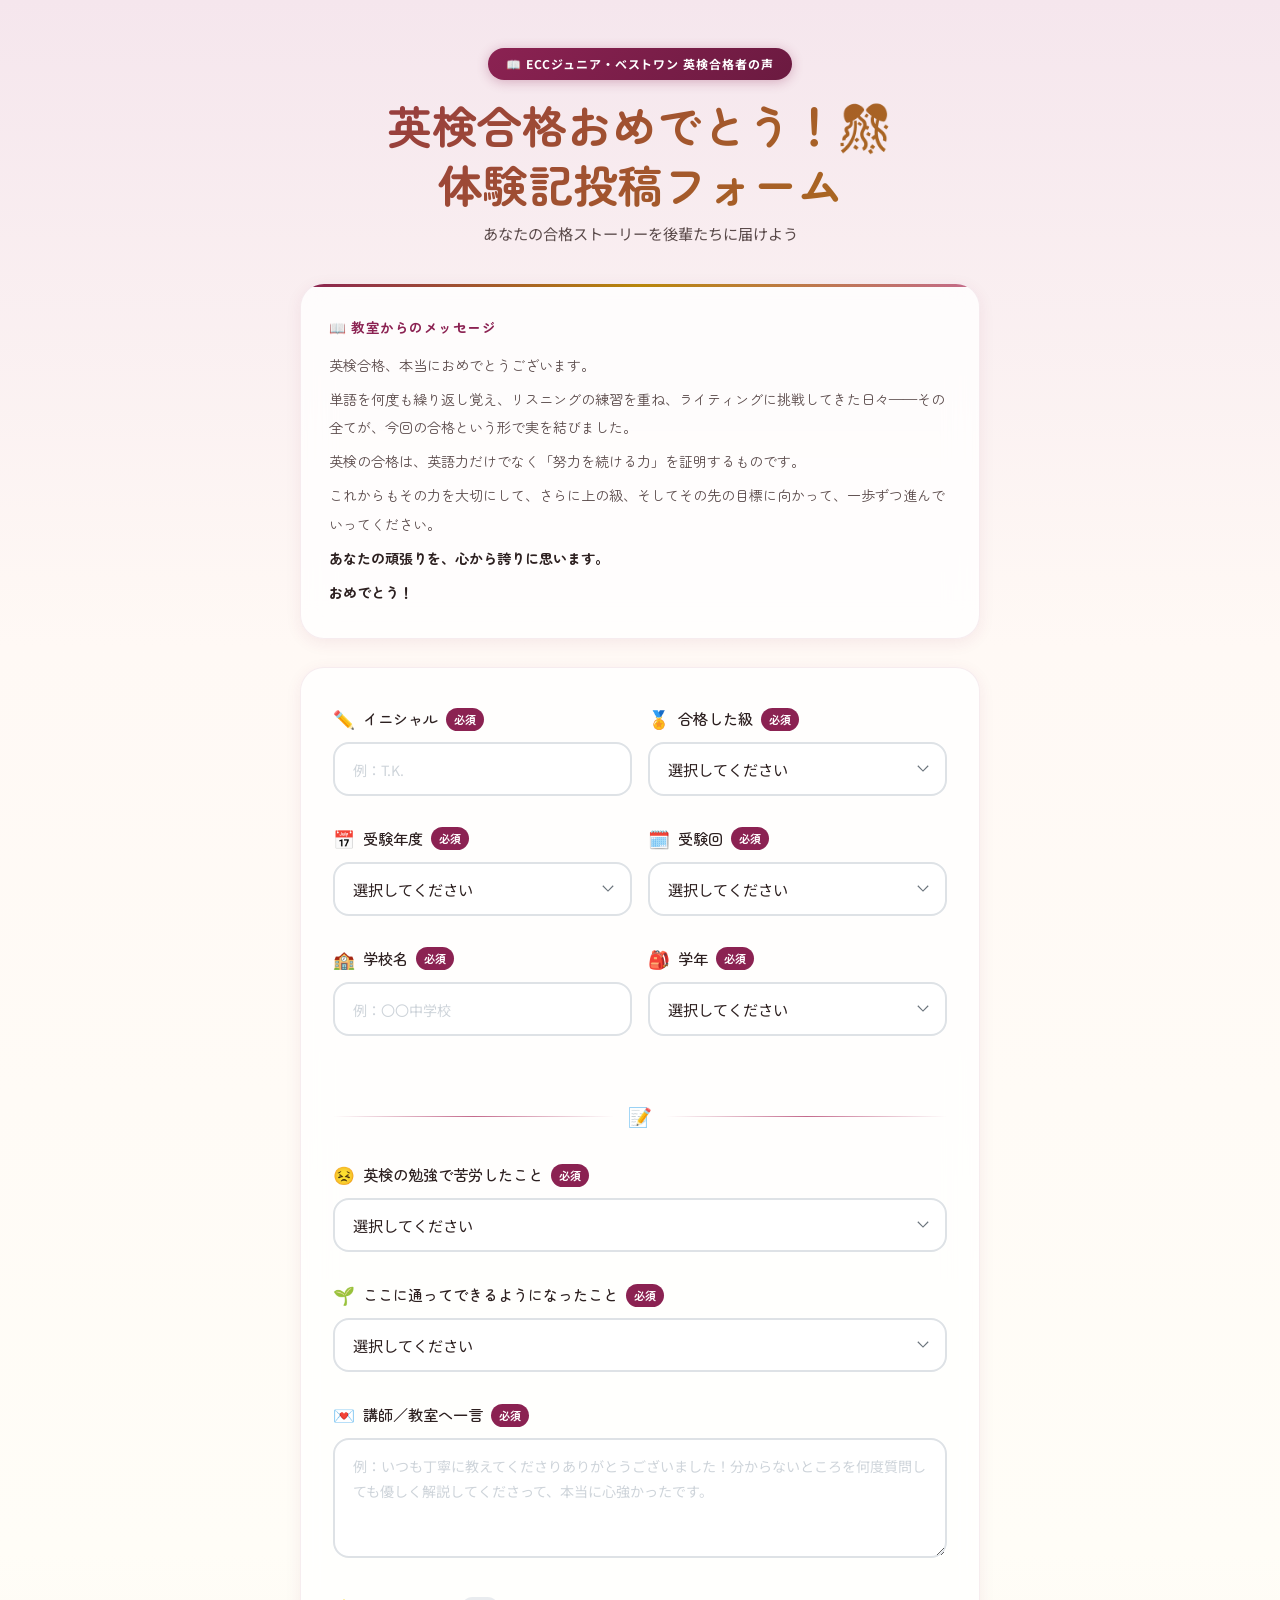
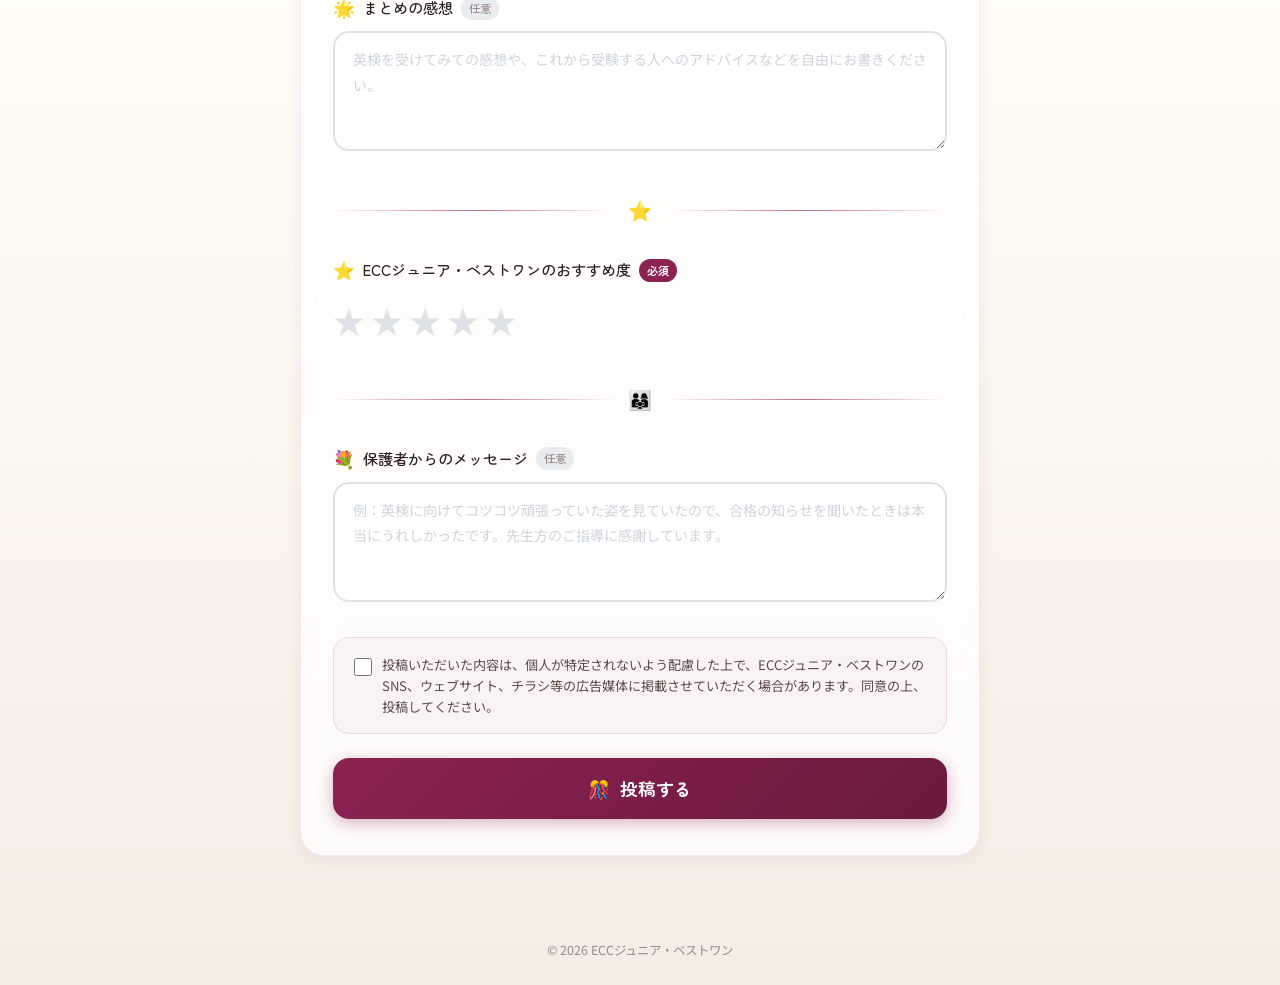
<file: index.html>
<!DOCTYPE html>
<html lang="ja">
<head>
  <meta charset="UTF-8">
  <meta name="viewport" content="width=device-width, initial-scale=1.0">
  <title>英検合格体験記を投稿する | ECCジュニア・ベストワン</title>
  <meta name="description" content="ECCジュニア・ベストワンの英検合格体験談を投稿して、後輩たちに勇気を届けよう！英検合格のストーリーをお待ちしています。">
  <link rel="stylesheet" href="style.css">
</head>
<body>

  <!-- パーティクルアニメーション -->
  <div class="sakura-container" id="sakuraContainer"></div>

  <!-- ヘッダー -->
  <header class="page-header fade-in">
    <div class="page-header__badge">📖 ECCジュニア・ベストワン 英検合格者の声</div>
    <h1 class="page-header__title">英検合格おめでとう！🎊<br>体験記投稿フォーム</h1>
    <p class="page-header__subtitle">あなたの合格ストーリーを後輩たちに届けよう</p>
  </header>

  <!-- メインフォーム -->
  <main class="main-container">

    <!-- 教室長からのメッセージ -->
    <section class="director-message glass-card fade-in">
      <div class="director-message__inner">
        <div class="director-message__content">
          <div class="director-message__label">📖 教室からのメッセージ</div>
          <div class="director-message__text">
            <p>英検合格、本当におめでとうございます。</p>
            <p>単語を何度も繰り返し覚え、リスニングの練習を重ね、ライティングに挑戦してきた日々——その全てが、今回の合格という形で実を結びました。</p>
            <p>英検の合格は、英語力だけでなく「努力を続ける力」を証明するものです。</p>
            <p>これからもその力を大切にして、さらに上の級、そしてその先の目標に向かって、一歩ずつ進んでいってください。</p>
            <p><strong>あなたの頑張りを、心から誇りに思います。</strong></p>
            <p><strong>おめでとう！</strong></p>
          </div>
        </div>
      </div>
    </section>

    <form id="storyForm" class="glass-card fade-in" novalidate>

      <!-- 基本情報 -->
      <div class="form-row">
        <div class="form-group">
          <label class="form-label" for="initials">
            <span class="form-label__icon">✏️</span>
            イニシャル
            <span class="form-label__required">必須</span>
          </label>
          <input type="text" class="form-input" id="initials" placeholder="例：T.K." maxlength="10" required>
        </div>
        <div class="form-group">
          <label class="form-label" for="grade">
            <span class="form-label__icon">🏅</span>
            合格した級
            <span class="form-label__required">必須</span>
          </label>
          <select class="form-select" id="grade" required>
            <option value="" disabled selected>選択してください</option>
            <option value="1級">1級</option>
            <option value="準1級">準1級</option>
            <option value="2級">2級</option>
            <option value="準2級">準2級</option>
            <option value="3級">3級</option>
            <option value="4級">4級</option>
            <option value="5級">5級</option>
          </select>
        </div>
      </div>

      <div class="form-row">
        <div class="form-group">
          <label class="form-label" for="year">
            <span class="form-label__icon">📅</span>
            受験年度
            <span class="form-label__required">必須</span>
          </label>
          <select class="form-select" id="year" required>
            <option value="" disabled selected>選択してください</option>
            <option value="2028">2028年度</option>
            <option value="2027">2027年度</option>
            <option value="2026">2026年度</option>
            <option value="2025">2025年度</option>
          </select>
        </div>
        <div class="form-group">
          <label class="form-label" for="session">
            <span class="form-label__icon">🗓️</span>
            受験回
            <span class="form-label__required">必須</span>
          </label>
          <select class="form-select" id="session" required>
            <option value="" disabled selected>選択してください</option>
            <option value="第1回">第1回</option>
            <option value="第2回">第2回</option>
            <option value="第3回">第3回</option>
          </select>
        </div>
      </div>

      <div class="form-row">
        <div class="form-group">
          <label class="form-label" for="school">
            <span class="form-label__icon">🏫</span>
            学校名
            <span class="form-label__required">必須</span>
          </label>
          <input type="text" class="form-input" id="school" placeholder="例：〇〇中学校" required>
        </div>
        <div class="form-group">
          <label class="form-label" for="schoolYear">
            <span class="form-label__icon">🎒</span>
            学年
            <span class="form-label__required">必須</span>
          </label>
          <select class="form-select" id="schoolYear" required>
            <option value="" disabled selected>選択してください</option>
            <option value="小1">小1</option>
            <option value="小2">小2</option>
            <option value="小3">小3</option>
            <option value="小4">小4</option>
            <option value="小5">小5</option>
            <option value="小6">小6</option>
            <option value="中1">中1</option>
            <option value="中2">中2</option>
            <option value="中3">中3</option>
            <option value="高1">高1</option>
            <option value="高2">高2</option>
            <option value="高3">高3</option>
          </select>
        </div>
      </div>

      <!-- 体験記セクション -->
      <div class="section-divider">
        <span class="section-divider__line"></span>
        <span class="section-divider__icon">📝</span>
        <span class="section-divider__line"></span>
      </div>

      <div class="form-group">
        <label class="form-label" for="struggle">
          <span class="form-label__icon">😣</span>
          英検の勉強で苦労したこと
          <span class="form-label__required">必須</span>
        </label>
        <select class="form-select" id="struggle" required>
          <option value="" disabled selected>選択してください</option>
          <option value="単語がなかなか覚えられなかった">単語がなかなか覚えられなかった</option>
          <option value="リスニングが早くて聞き取れなかった">リスニングが早くて聞き取れなかった</option>
          <option value="長文読解に苦手意識があった">長文読解に苦手意識があった</option>
          <option value="面接(スピーキング)で何を話せばいいかわからなかった">面接(スピーキング)で何を話せばいいかわからなかった</option>
          <option value="勉強の仕方がわからなかった">勉強の仕方がわからなかった</option>
          <option value="other">その他（自由記述）</option>
        </select>
        <textarea class="form-textarea form-textarea--conditional" id="struggleOther" placeholder="具体的な内容をお書きください" style="display:none;"></textarea>
      </div>

      <div class="form-group">
        <label class="form-label" for="growth">
          <span class="form-label__icon">🌱</span>
          ここに通ってできるようになったこと
          <span class="form-label__required">必須</span>
        </label>
        <select class="form-select" id="growth" required>
          <option value="" disabled selected>選択してください</option>
          <option value="単語や熟語を覚えるコツが身につき、定着率がアップした">単語や熟語を覚えるコツが身につき、定着率がアップした</option>
          <option value="リスニングの音がクリアに聞き取れるようになった">リスニングの音がクリアに聞き取れるようになった</option>
          <option value="英文を素早く正確に読み取れるようになった">英文を素早く正確に読み取れるようになった</option>
          <option value="英語で自分の考えを話せるようになった">英語で自分の考えを話せるようになった</option>
          <option value="「合格までの道すじ」を明確にして学習できるようになった">「合格までの道すじ」を明確にして学習できるようになった</option>
          <option value="other">その他（自由記述）</option>
        </select>
        <textarea class="form-textarea form-textarea--conditional" id="growthOther" placeholder="具体的な内容をお書きください" style="display:none;"></textarea>
      </div>

      <div class="form-group">
        <label class="form-label" for="message">
          <span class="form-label__icon">💌</span>
          講師／教室へ一言
          <span class="form-label__required">必須</span>
        </label>
        <textarea class="form-textarea" id="message" placeholder="例：いつも丁寧に教えてくださりありがとうございました！分からないところを何度質問しても優しく解説してくださって、本当に心強かったです。" required></textarea>
      </div>

      <div class="form-group">
        <label class="form-label" for="summary">
          <span class="form-label__icon">🌟</span>
          まとめの感想
          <span class="form-label__optional">任意</span>
        </label>
        <textarea class="form-textarea" id="summary" placeholder="英検を受けてみての感想や、これから受験する人へのアドバイスなどを自由にお書きください。"></textarea>
      </div>

      <!-- おすすめ度 -->
      <div class="section-divider">
        <span class="section-divider__line"></span>
        <span class="section-divider__icon">⭐</span>
        <span class="section-divider__line"></span>
      </div>

      <div class="form-group">
        <label class="form-label">
          <span class="form-label__icon">⭐</span>
          ECCジュニア・ベストワンのおすすめ度
          <span class="form-label__required">必須</span>
        </label>
        <div class="star-rating" id="starRating">
          <input type="radio" name="rating" id="star5" value="5"><label for="star5" title="5 - 最高！"></label>
          <input type="radio" name="rating" id="star4" value="4"><label for="star4" title="4 - とても良い"></label>
          <input type="radio" name="rating" id="star3" value="3"><label for="star3" title="3 - 良い"></label>
          <input type="radio" name="rating" id="star2" value="2"><label for="star2" title="2 - まあまあ"></label>
          <input type="radio" name="rating" id="star1" value="1"><label for="star1" title="1 - 普通"></label>
        </div>
      </div>

      <!-- 保護者メッセージ -->
      <div class="section-divider">
        <span class="section-divider__line"></span>
        <span class="section-divider__icon">👨‍👩‍👧</span>
        <span class="section-divider__line"></span>
      </div>

      <div class="form-group">
        <label class="form-label" for="parentMessage">
          <span class="form-label__icon">💐</span>
          保護者からのメッセージ
          <span class="form-label__optional">任意</span>
        </label>
        <textarea class="form-textarea" id="parentMessage" placeholder="例：英検に向けてコツコツ頑張っていた姿を見ていたので、合格の知らせを聞いたときは本当にうれしかったです。先生方のご指導に感謝しています。"></textarea>
      </div>

      <!-- SNS利用同意 -->
      <div class="consent-notice">
        <label class="consent-label">
          <input type="checkbox" id="consentCheck" required>
          <span>投稿いただいた内容は、個人が特定されないよう配慮した上で、ECCジュニア・ベストワンのSNS、ウェブサイト、チラシ等の広告媒体に掲載させていただく場合があります。同意の上、投稿してください。</span>
        </label>
      </div>

      <!-- 送信ボタン -->
      <button type="submit" class="btn-submit" id="submitBtn">
        <span>🎊</span>
        <span>投稿する</span>
      </button>

    </form>
  </main>

  <!-- 投稿完了モーダル -->
  <div class="modal-overlay" id="successModal">
    <div class="modal-content">
      <div class="modal-content__emoji">🎉</div>
      <h2 class="modal-content__title">投稿ありがとうございます！</h2>
      <p class="modal-content__text">
        あなたの英検合格体験記が送信されました。<br>
        後輩たちの大きな励みになります！<br>
        改めて、合格おめでとうございます！🎊
      </p>
      <button class="btn-modal-close" id="modalCloseBtn">
        <span>✨</span>
        <span>閉じる</span>
      </button>
    </div>
  </div>

  <footer class="page-footer">
    <p>© 2026 ECCジュニア・ベストワン</p>
  </footer>

  <script src="submit.js"></script>
</body>
</html>
</file>
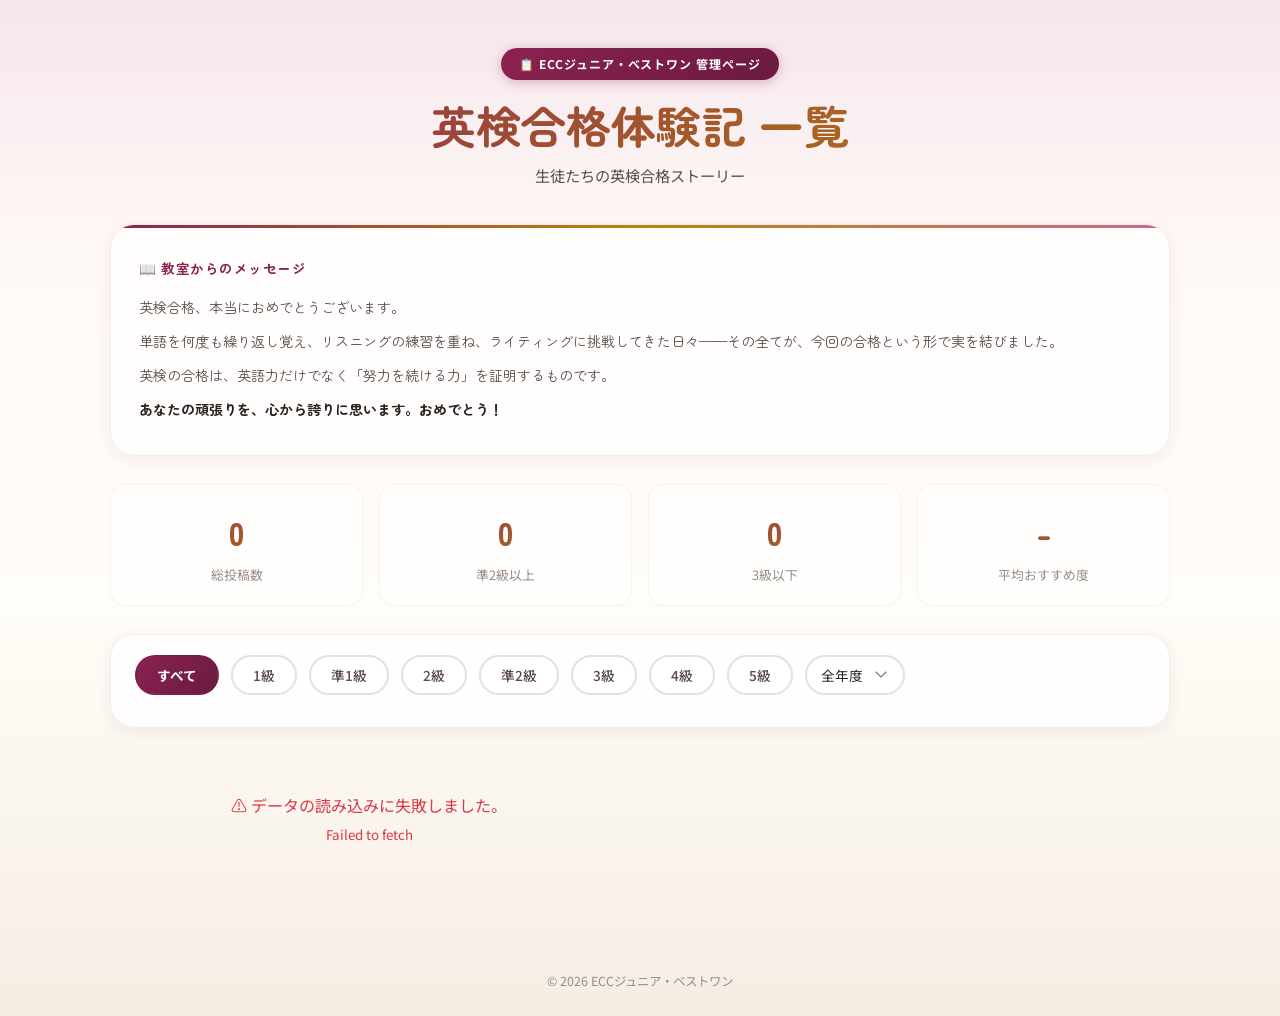
<file: admin.html>
<!DOCTYPE html>
<html lang="ja">
<head>
  <meta charset="UTF-8">
  <meta name="viewport" content="width=device-width, initial-scale=1.0">
  <title>英検合格体験記 一覧 | ECCジュニア・ベストワン — 管理ページ</title>
  <meta name="description" content="ECCジュニア・ベストワン 英検合格体験記の投稿を一覧表示・管理するページです。">
  <link rel="stylesheet" href="style.css">
</head>
<body>
  <div class="sakura-container" id="sakuraContainer"></div>

  <header class="page-header fade-in">
    <div class="page-header__badge">📋 ECCジュニア・ベストワン 管理ページ</div>
    <h1 class="page-header__title">英検合格体験記 一覧</h1>
    <p class="page-header__subtitle">生徒たちの英検合格ストーリー</p>
  </header>

  <main class="main-container main-container--wide">
    <section class="director-message glass-card fade-in">
      <div class="director-message__inner">
        <div class="director-message__content">
          <div class="director-message__label">📖 教室からのメッセージ</div>
          <div class="director-message__text">
            <p>英検合格、本当におめでとうございます。</p>
            <p>単語を何度も繰り返し覚え、リスニングの練習を重ね、ライティングに挑戦してきた日々——その全てが、今回の合格という形で実を結びました。</p>
            <p>英検の合格は、英語力だけでなく「努力を続ける力」を証明するものです。</p>
            <p><strong>あなたの頑張りを、心から誇りに思います。おめでとう！</strong></p>
          </div>
        </div>
      </div>
    </section>

    <div class="admin-stats fade-in" id="statsSection">
      <div class="stat-card">
        <div class="stat-card__value" id="totalCount">0</div>
        <div class="stat-card__label">総投稿数</div>
      </div>
      <div class="stat-card">
        <div class="stat-card__value" id="upperCount">0</div>
        <div class="stat-card__label">準2級以上</div>
      </div>
      <div class="stat-card">
        <div class="stat-card__value" id="lowerCount">0</div>
        <div class="stat-card__label">3級以下</div>
      </div>
      <div class="stat-card">
        <div class="stat-card__value" id="avgRating">-</div>
        <div class="stat-card__label">平均おすすめ度</div>
      </div>
    </div>

    <div class="glass-card fade-in" style="padding: 20px 24px; margin-bottom: 24px;">
      <div class="admin-toolbar">
        <button class="filter-btn active" data-filter="all">すべて</button>
        <button class="filter-btn" data-filter="1級">1級</button>
        <button class="filter-btn" data-filter="準1級">準1級</button>
        <button class="filter-btn" data-filter="2級">2級</button>
        <button class="filter-btn" data-filter="準2級">準2級</button>
        <button class="filter-btn" data-filter="3級">3級</button>
        <button class="filter-btn" data-filter="4級">4級</button>
        <button class="filter-btn" data-filter="5級">5級</button>
        <select class="form-select" id="yearFilter" style="width: auto; padding: 8px 36px 8px 14px; font-size: 0.85rem; border-radius: 100px;">
          <option value="all">全年度</option>
          <option value="2026">2026年</option>
          <option value="2025">2025年</option>
          <option value="2024">2024年</option>
        </select>
      </div>
    </div>

    <div class="stories-grid" id="storiesGrid"></div>

    <div class="empty-state" id="emptyState" style="display: none;">
      <div class="empty-state__icon">📖</div>
      <p class="empty-state__text">まだ投稿がありません。<br>生徒たちの英検合格体験記を待ちましょう！</p>
    </div>
  </main>

  <div class="confirm-overlay" id="confirmOverlay">
    <div class="confirm-box">
      <p class="confirm-box__text">この投稿を削除しますか？<br>この操作は元に戻せません。</p>
      <div class="confirm-box__actions">
        <button class="btn-confirm-cancel" id="confirmCancel">キャンセル</button>
        <button class="btn-confirm-ok" id="confirmOk">削除する</button>
      </div>
    </div>
  </div>

  <footer class="page-footer"><p>© 2026 ECCジュニア・ベストワン</p></footer>
  <script src="admin.js"></script>
</body>
</html>
</file>
<file: style.css>
/* ============================================
   英検合格体験記 投稿掲示板 — 共通デザインシステム
   テーマ: えんじ色ベースの知的デザイン
   ============================================ */

@import url('https://fonts.googleapis.com/css2?family=Noto+Sans+JP:wght@300;400;500;700;900&family=Zen+Maru+Gothic:wght@400;500;700&display=swap');

/* --- CSS Variables --- */
:root {
  --enji: #8B2252;
  --enji-light: #A83268;
  --enji-pale: #F5E6ED;
  --enji-deep: #6B1A40;
  --enji-soft: #C46A8C;
  --cream: #FFF9F5;
  --ivory: #FFFDF7;
  --warm-beige: #F5EDE4;
  --gold: #B8860B;
  --gold-light: #D4A843;
  --gold-pale: #F5E6C8;
  --navy: #1B2A4A;
  --navy-light: #2C3E6B;
  --slate: #4A5568;
  --white: #FFFFFF;
  --gray-100: #F8F9FA;
  --gray-200: #E9ECEF;
  --gray-300: #DEE2E6;
  --gray-400: #CED4DA;
  --gray-500: #ADB5BD;
  --gray-600: #6C757D;
  --gray-700: #495057;
  --gray-800: #343A40;
  --text-primary: #2D2020;
  --text-secondary: #5A4A4A;
  --text-muted: #9A8A8A;

  --font-main: 'Noto Sans JP', sans-serif;
  --font-display: 'Zen Maru Gothic', sans-serif;

  --radius-sm: 8px;
  --radius-md: 16px;
  --radius-lg: 24px;
  --radius-xl: 32px;

  --shadow-sm: 0 2px 8px rgba(139, 34, 82, 0.06);
  --shadow-md: 0 4px 16px rgba(139, 34, 82, 0.08);
  --shadow-lg: 0 8px 32px rgba(139, 34, 82, 0.12);
  --shadow-glow: 0 0 20px rgba(139, 34, 82, 0.15);

  --transition-fast: 200ms ease;
  --transition-normal: 350ms ease;
  --transition-slow: 600ms ease;
}

/* --- Global Reset --- */
*, *::before, *::after {
  margin: 0;
  padding: 0;
  box-sizing: border-box;
}

html {
  scroll-behavior: smooth;
}

body {
  font-family: var(--font-main);
  color: var(--text-primary);
  line-height: 1.7;
  min-height: 100vh;
  overflow-x: hidden;
  background: linear-gradient(180deg, var(--enji-pale) 0%, var(--cream) 25%, var(--ivory) 60%, var(--warm-beige) 100%);
}

/* --- Floating Particles Animation (筆・インクモチーフ) --- */
.sakura-container {
  position: fixed;
  top: 0;
  left: 0;
  width: 100%;
  height: 100%;
  pointer-events: none;
  z-index: 0;
  overflow: hidden;
}

.petal {
  position: absolute;
  top: -40px;
  width: 6px;
  height: 6px;
  background: var(--enji-soft);
  border-radius: 50%;
  opacity: 0.4;
  animation: fall linear infinite;
  filter: blur(0.5px);
}

.petal:nth-child(odd) {
  background: var(--gold-light);
  width: 4px;
  height: 4px;
  opacity: 0.3;
}

.petal:nth-child(3n) {
  background: var(--enji);
  opacity: 0.2;
  width: 5px;
  height: 5px;
}

@keyframes fall {
  0% {
    transform: translateX(0) rotate(0deg) scale(1);
    opacity: 0.4;
  }
  25% {
    transform: translateX(20px) rotate(90deg) scale(0.9);
  }
  50% {
    transform: translateX(-15px) rotate(180deg) scale(1.1);
  }
  75% {
    transform: translateX(30px) rotate(270deg) scale(0.95);
  }
  100% {
    transform: translateX(10px) rotate(360deg) scale(1);
    opacity: 0;
    top: 105vh;
  }
}

/* --- Page Header --- */
.page-header {
  position: relative;
  text-align: center;
  padding: 48px 24px 36px;
  z-index: 1;
}

.page-header__badge {
  display: inline-flex;
  align-items: center;
  gap: 6px;
  background: linear-gradient(135deg, var(--enji), var(--enji-deep));
  color: var(--white);
  font-size: 0.75rem;
  font-weight: 700;
  padding: 6px 18px;
  border-radius: 100px;
  letter-spacing: 0.08em;
  margin-bottom: 16px;
  box-shadow: 0 2px 12px rgba(139, 34, 82, 0.3);
  text-transform: uppercase;
}

.page-header__title {
  font-family: var(--font-display);
  font-size: clamp(1.8rem, 5vw, 2.8rem);
  font-weight: 700;
  background: linear-gradient(135deg, var(--enji), var(--gold));
  -webkit-background-clip: text;
  -webkit-text-fill-color: transparent;
  background-clip: text;
  margin-bottom: 8px;
  line-height: 1.3;
}

.page-header__subtitle {
  font-size: 0.95rem;
  color: var(--text-secondary);
  font-weight: 400;
}

/* --- Main Container --- */
.main-container {
  position: relative;
  z-index: 1;
  max-width: 720px;
  margin: 0 auto;
  padding: 0 20px 60px;
}

.main-container--wide {
  max-width: 1100px;
}

/* --- Glass Card --- */
.glass-card {
  background: rgba(255, 255, 255, 0.78);
  backdrop-filter: blur(16px);
  -webkit-backdrop-filter: blur(16px);
  border: 1px solid rgba(139, 34, 82, 0.08);
  border-radius: var(--radius-lg);
  padding: 36px 32px;
  box-shadow: var(--shadow-md);
  transition: box-shadow var(--transition-normal);
}

.glass-card:hover {
  box-shadow: var(--shadow-lg);
}

/* --- Director Message --- */
.director-message {
  margin-bottom: 28px;
  padding: 32px 28px;
  position: relative;
  overflow: hidden;
}

.director-message::before {
  content: '';
  position: absolute;
  top: 0;
  left: 0;
  width: 100%;
  height: 3px;
  background: linear-gradient(90deg, var(--enji), var(--gold), var(--enji-soft));
}

.director-message__inner {
  display: flex;
  gap: 24px;
  align-items: flex-start;
}

.director-message__avatar {
  flex-shrink: 0;
  width: 100px;
  height: 100px;
  border-radius: var(--radius-md);
  overflow: hidden;
  box-shadow: var(--shadow-sm);
  border: 3px solid rgba(139, 34, 82, 0.15);
}

.director-message__avatar img {
  width: 100%;
  height: 100%;
  object-fit: cover;
}

.director-message__content {
  flex: 1;
  min-width: 0;
}

.director-message__label {
  font-family: var(--font-display);
  font-weight: 700;
  font-size: 0.85rem;
  color: var(--enji);
  margin-bottom: 12px;
  letter-spacing: 0.04em;
}

.director-message__text {
  font-family: var(--font-display);
  font-size: 0.88rem;
  color: var(--text-secondary);
  line-height: 2;
}

.director-message__text p {
  margin-bottom: 6px;
}

.director-message__text p:last-child {
  margin-bottom: 0;
}

.director-message__text strong {
  color: var(--text-primary);
  font-weight: 700;
}

@media (max-width: 520px) {
  .director-message__inner {
    flex-direction: column;
    align-items: center;
    text-align: center;
  }

  .director-message__avatar {
    width: 80px;
    height: 80px;
  }
}

/* --- Form Elements --- */
.form-group {
  margin-bottom: 28px;
}

.form-label {
  display: flex;
  align-items: center;
  gap: 8px;
  font-family: var(--font-display);
  font-weight: 500;
  font-size: 0.95rem;
  color: var(--text-primary);
  margin-bottom: 8px;
}

.form-label__icon {
  font-size: 1.1rem;
}

.form-label__required {
  font-size: 0.7rem;
  color: var(--white);
  background: var(--enji);
  padding: 2px 8px;
  border-radius: 100px;
  font-weight: 700;
}

.form-label__optional {
  font-size: 0.7rem;
  color: var(--text-muted);
  background: var(--gray-200);
  padding: 2px 8px;
  border-radius: 100px;
  font-weight: 500;
}

.form-input,
.form-select,
.form-textarea {
  width: 100%;
  font-family: var(--font-main);
  font-size: 0.95rem;
  color: var(--text-primary);
  background: rgba(255, 255, 255, 0.85);
  border: 2px solid var(--gray-300);
  border-radius: var(--radius-md);
  padding: 14px 18px;
  transition: all var(--transition-fast);
  outline: none;
}

.form-input:focus,
.form-select:focus,
.form-textarea:focus {
  border-color: var(--enji-soft);
  background: var(--white);
  box-shadow: 0 0 0 4px rgba(139, 34, 82, 0.1);
}

.form-input::placeholder,
.form-textarea::placeholder {
  color: var(--gray-400);
  font-size: 0.88rem;
}

.form-textarea {
  resize: vertical;
  min-height: 120px;
  line-height: 1.8;
}

.form-textarea--conditional {
  margin-top: 10px;
  min-height: 90px;
  animation: slideDown 0.3s ease;
}

@keyframes slideDown {
  from {
    opacity: 0;
    transform: translateY(-8px);
  }
  to {
    opacity: 1;
    transform: translateY(0);
  }
}

.form-select {
  appearance: none;
  background-image: url("data:image/svg+xml,%3Csvg xmlns='http://www.w3.org/2000/svg' width='12' height='12' viewBox='0 0 12 12'%3E%3Cpath fill='%236C757D' d='M6 8.825L0.375 3.2l.85-.85L6 7.125l4.775-4.775.85.85z'/%3E%3C/svg%3E");
  background-repeat: no-repeat;
  background-position: right 16px center;
  padding-right: 40px;
  cursor: pointer;
}

/* --- Inline Group (2 cols) --- */
.form-row {
  display: grid;
  grid-template-columns: 1fr 1fr;
  gap: 16px;
}

@media (max-width: 520px) {
  .form-row {
    grid-template-columns: 1fr;
  }
}

/* --- Star Rating --- */
.star-rating {
  display: flex;
  gap: 6px;
  flex-direction: row-reverse;
  justify-content: flex-end;
}

.star-rating input {
  display: none;
}

.star-rating label {
  font-size: 2rem;
  color: var(--gray-300);
  cursor: pointer;
  transition: all var(--transition-fast);
  user-select: none;
}

.star-rating label::before {
  content: '★';
}

.star-rating input:checked ~ label,
.star-rating label:hover,
.star-rating label:hover ~ label {
  color: var(--gold);
  text-shadow: 0 0 8px rgba(184, 134, 11, 0.4);
  transform: scale(1.15);
}

/* --- Section Divider --- */
.section-divider {
  display: flex;
  align-items: center;
  gap: 14px;
  margin: 36px 0 28px;
}

.section-divider__line {
  flex: 1;
  height: 1px;
  background: linear-gradient(90deg, transparent, var(--enji-soft), transparent);
}

.section-divider__icon {
  font-size: 1.2rem;
}

/* --- Submit Button --- */
.btn-submit {
  display: flex;
  align-items: center;
  justify-content: center;
  gap: 10px;
  width: 100%;
  padding: 18px 32px;
  font-family: var(--font-display);
  font-size: 1.1rem;
  font-weight: 700;
  color: var(--white);
  background: linear-gradient(135deg, var(--enji), var(--enji-deep));
  border: none;
  border-radius: var(--radius-md);
  cursor: pointer;
  transition: all var(--transition-normal);
  box-shadow: 0 4px 16px rgba(139, 34, 82, 0.35);
  position: relative;
  overflow: hidden;
}

.btn-submit::before {
  content: '';
  position: absolute;
  top: 0;
  left: -100%;
  width: 100%;
  height: 100%;
  background: linear-gradient(90deg, transparent, rgba(255,255,255,0.2), transparent);
  transition: left 0.5s;
}

.btn-submit:hover {
  transform: translateY(-2px);
  box-shadow: 0 6px 24px rgba(139, 34, 82, 0.45);
}

.btn-submit:hover::before {
  left: 100%;
}

.btn-submit:active {
  transform: translateY(0);
}

/* --- Modal Overlay --- */
.modal-overlay {
  position: fixed;
  top: 0;
  left: 0;
  width: 100%;
  height: 100%;
  background: rgba(0, 0, 0, 0.4);
  backdrop-filter: blur(6px);
  display: flex;
  align-items: center;
  justify-content: center;
  z-index: 1000;
  opacity: 0;
  pointer-events: none;
  transition: opacity var(--transition-normal);
}

.modal-overlay.active {
  opacity: 1;
  pointer-events: all;
}

.modal-content {
  background: var(--white);
  border-radius: var(--radius-xl);
  padding: 48px 40px;
  text-align: center;
  max-width: 420px;
  width: 90%;
  transform: scale(0.85) translateY(20px);
  transition: transform var(--transition-normal);
  box-shadow: var(--shadow-lg);
}

.modal-overlay.active .modal-content {
  transform: scale(1) translateY(0);
}

.modal-content__emoji {
  font-size: 4rem;
  margin-bottom: 16px;
  animation: bounce 0.6s ease infinite alternate;
}

@keyframes bounce {
  from { transform: translateY(0); }
  to { transform: translateY(-8px); }
}

.modal-content__title {
  font-family: var(--font-display);
  font-size: 1.5rem;
  font-weight: 700;
  color: var(--text-primary);
  margin-bottom: 8px;
}

.modal-content__text {
  font-size: 0.9rem;
  color: var(--text-secondary);
  margin-bottom: 28px;
  line-height: 1.7;
}

.btn-modal-close {
  display: inline-flex;
  align-items: center;
  gap: 6px;
  padding: 12px 36px;
  background: linear-gradient(135deg, var(--enji-soft), var(--gold-light));
  color: var(--white);
  font-family: var(--font-display);
  font-weight: 700;
  font-size: 0.95rem;
  border: none;
  border-radius: var(--radius-md);
  cursor: pointer;
  transition: all var(--transition-fast);
}

.btn-modal-close:hover {
  transform: translateY(-1px);
  box-shadow: var(--shadow-md);
}

/* --- Admin: Story Card --- */
.stories-grid {
  display: grid;
  grid-template-columns: repeat(auto-fill, minmax(340px, 1fr));
  gap: 24px;
  margin-top: 24px;
}

@media (max-width: 520px) {
  .stories-grid {
    grid-template-columns: 1fr;
  }
}

.story-card {
  background: rgba(255, 255, 255, 0.82);
  backdrop-filter: blur(12px);
  border: 1px solid rgba(139, 34, 82, 0.08);
  border-radius: var(--radius-lg);
  padding: 28px 24px;
  box-shadow: var(--shadow-sm);
  transition: all var(--transition-normal);
  position: relative;
  overflow: hidden;
}

.story-card::before {
  content: '';
  position: absolute;
  top: 0;
  left: 0;
  width: 100%;
  height: 4px;
  background: linear-gradient(90deg, var(--enji), var(--gold), var(--enji-soft));
}

.story-card:hover {
  transform: translateY(-4px);
  box-shadow: var(--shadow-lg);
}

.story-card__header {
  display: flex;
  align-items: center;
  gap: 14px;
  margin-bottom: 20px;
}

.story-card__avatar {
  width: 52px;
  height: 52px;
  border-radius: 50%;
  background: linear-gradient(135deg, var(--enji), var(--enji-light));
  display: flex;
  align-items: center;
  justify-content: center;
  font-family: var(--font-display);
  font-weight: 700;
  font-size: 1.1rem;
  color: var(--white);
  flex-shrink: 0;
}

.story-card__avatar img {
  width: 100%;
  height: 100%;
  border-radius: 50%;
  object-fit: cover;
}

.story-card__meta {
  flex: 1;
}

.story-card__school {
  font-family: var(--font-display);
  font-weight: 700;
  font-size: 1.05rem;
  color: var(--text-primary);
}

.story-card__tags {
  display: flex;
  gap: 6px;
  margin-top: 4px;
  flex-wrap: wrap;
}

.story-card__tag {
  font-size: 0.7rem;
  padding: 3px 10px;
  border-radius: 100px;
  font-weight: 500;
}

.story-card__tag--grade {
  background: rgba(139, 34, 82, 0.1);
  color: var(--enji);
  font-weight: 700;
}

.story-card__tag--year {
  background: rgba(184, 134, 11, 0.12);
  color: var(--gold);
}

.story-card__tag--session {
  background: rgba(27, 42, 74, 0.08);
  color: var(--navy);
}

.story-card__tag--school-info {
  background: rgba(74, 85, 104, 0.08);
  color: var(--slate);
}

.story-card__stars {
  color: var(--gold);
  font-size: 0.85rem;
  letter-spacing: 2px;
}

.story-card__section {
  margin-bottom: 16px;
}

.story-card__section-title {
  font-size: 0.75rem;
  font-weight: 700;
  color: var(--enji);
  text-transform: uppercase;
  letter-spacing: 0.06em;
  margin-bottom: 4px;
  display: flex;
  align-items: center;
  gap: 6px;
}

.story-card__section-text {
  font-size: 0.88rem;
  color: var(--text-secondary);
  line-height: 1.7;
}

.story-card__parent {
  background: rgba(139, 34, 82, 0.04);
  border-left: 3px solid var(--enji-soft);
  padding: 12px 16px;
  border-radius: 0 var(--radius-sm) var(--radius-sm) 0;
  margin-top: 12px;
}

.story-card__parent-label {
  font-size: 0.7rem;
  font-weight: 700;
  color: var(--enji);
  margin-bottom: 4px;
}

.story-card__parent-text {
  font-size: 0.85rem;
  color: var(--text-secondary);
  line-height: 1.6;
}

.story-card__delete {
  position: absolute;
  top: 16px;
  right: 16px;
  width: 32px;
  height: 32px;
  border-radius: 50%;
  border: none;
  background: rgba(220, 53, 69, 0.08);
  color: #dc3545;
  cursor: pointer;
  font-size: 0.85rem;
  display: flex;
  align-items: center;
  justify-content: center;
  transition: all var(--transition-fast);
  opacity: 0;
}

.story-card:hover .story-card__delete {
  opacity: 1;
}

.story-card__delete:hover {
  background: rgba(220, 53, 69, 0.15);
  transform: scale(1.1);
}

/* --- Admin Filters --- */
.admin-toolbar {
  display: flex;
  align-items: center;
  gap: 12px;
  flex-wrap: wrap;
  margin-bottom: 12px;
}

.filter-btn {
  padding: 8px 20px;
  font-family: var(--font-main);
  font-size: 0.85rem;
  font-weight: 500;
  border: 2px solid var(--gray-300);
  border-radius: 100px;
  background: var(--white);
  color: var(--text-secondary);
  cursor: pointer;
  transition: all var(--transition-fast);
}

.filter-btn:hover {
  border-color: var(--enji-soft);
  color: var(--enji);
}

.filter-btn.active {
  background: linear-gradient(135deg, var(--enji), var(--enji-deep));
  border-color: transparent;
  color: var(--white);
  font-weight: 700;
}

.admin-stats {
  display: grid;
  grid-template-columns: repeat(auto-fit, minmax(160px, 1fr));
  gap: 16px;
  margin-bottom: 28px;
}

.stat-card {
  background: rgba(255, 255, 255, 0.7);
  backdrop-filter: blur(12px);
  border-radius: var(--radius-md);
  padding: 20px;
  text-align: center;
  border: 1px solid rgba(139, 34, 82, 0.06);
}

.stat-card__value {
  font-family: var(--font-display);
  font-size: 2rem;
  font-weight: 900;
  background: linear-gradient(135deg, var(--enji), var(--gold));
  -webkit-background-clip: text;
  -webkit-text-fill-color: transparent;
  background-clip: text;
}

.stat-card__label {
  font-size: 0.8rem;
  color: var(--text-muted);
  margin-top: 4px;
}

/* --- Empty State --- */
.empty-state {
  text-align: center;
  padding: 60px 20px;
  color: var(--text-muted);
}

.empty-state__icon {
  font-size: 3.5rem;
  margin-bottom: 16px;
}

.empty-state__text {
  font-size: 1rem;
  line-height: 1.7;
}

/* --- Consent Notice --- */
.consent-notice {
  margin-bottom: 24px;
  padding: 16px 20px;
  background: rgba(139, 34, 82, 0.04);
  border: 1px solid rgba(139, 34, 82, 0.12);
  border-radius: var(--radius-md);
}

.consent-label {
  display: flex;
  align-items: flex-start;
  gap: 10px;
  cursor: pointer;
  font-size: 0.82rem;
  color: var(--text-secondary);
  line-height: 1.6;
}

.consent-label input[type="checkbox"] {
  margin-top: 4px;
  flex-shrink: 0;
  width: 18px;
  height: 18px;
  accent-color: var(--enji);
  cursor: pointer;
}

/* --- Footer --- */
.page-footer {
  text-align: center;
  padding: 24px;
  font-size: 0.78rem;
  color: var(--text-muted);
  position: relative;
  z-index: 1;
}

/* --- Confirm Dialog --- */
.confirm-overlay {
  position: fixed;
  top: 0;
  left: 0;
  width: 100%;
  height: 100%;
  background: rgba(0, 0, 0, 0.35);
  backdrop-filter: blur(4px);
  display: flex;
  align-items: center;
  justify-content: center;
  z-index: 2000;
  opacity: 0;
  pointer-events: none;
  transition: opacity var(--transition-fast);
}

.confirm-overlay.active {
  opacity: 1;
  pointer-events: all;
}

.confirm-box {
  background: var(--white);
  border-radius: var(--radius-lg);
  padding: 32px;
  max-width: 360px;
  width: 85%;
  text-align: center;
  box-shadow: var(--shadow-lg);
}

.confirm-box__text {
  font-size: 0.95rem;
  color: var(--text-primary);
  margin-bottom: 24px;
  line-height: 1.6;
}

.confirm-box__actions {
  display: flex;
  gap: 12px;
  justify-content: center;
}

.btn-confirm-cancel,
.btn-confirm-ok {
  padding: 10px 28px;
  font-family: var(--font-main);
  font-size: 0.9rem;
  font-weight: 600;
  border: none;
  border-radius: var(--radius-sm);
  cursor: pointer;
  transition: all var(--transition-fast);
}

.btn-confirm-cancel {
  background: var(--gray-200);
  color: var(--text-secondary);
}

.btn-confirm-cancel:hover {
  background: var(--gray-300);
}

.btn-confirm-ok {
  background: #dc3545;
  color: var(--white);
}

.btn-confirm-ok:hover {
  background: #c82333;
}

/* --- Utility --- */
.fade-in {
  animation: fadeInUp 0.6s ease both;
}

@keyframes fadeInUp {
  from {
    opacity: 0;
    transform: translateY(20px);
  }
  to {
    opacity: 1;
    transform: translateY(0);
  }
}

/* --- Responsive --- */
@media (max-width: 600px) {
  .glass-card {
    padding: 24px 18px;
    border-radius: var(--radius-md);
  }

  .page-header {
    padding: 32px 16px 24px;
  }

  .main-container {
    padding: 0 12px 40px;
  }

  .story-card {
    padding: 20px 16px;
  }
}
</file>
